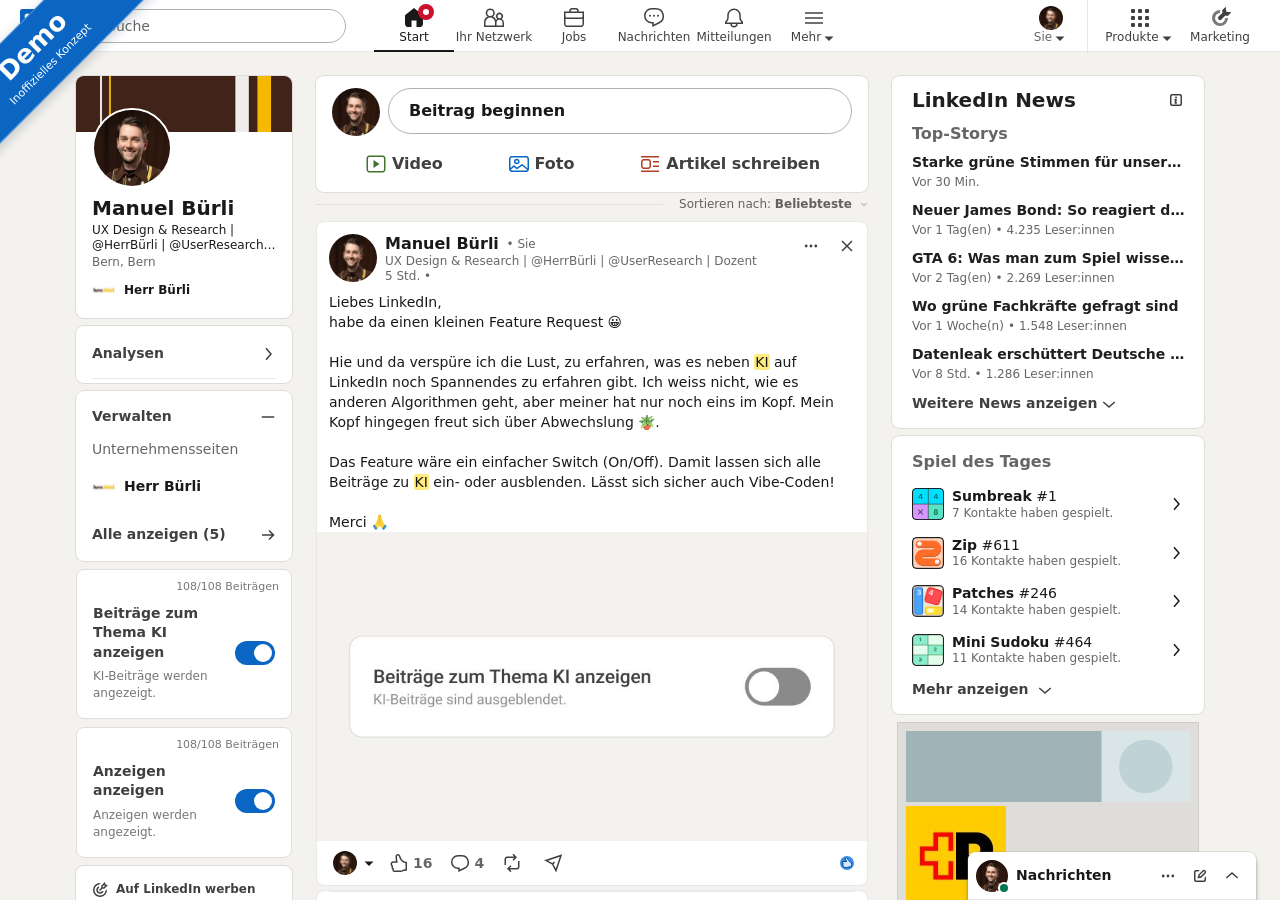
<file: index.html>
<!doctype html>
<html lang="de">
<head>
<meta charset="utf-8">
<meta name="viewport" content="width=device-width, initial-scale=1">
<meta http-equiv="refresh" content="0; url=./KI-filter-prototyp/">
<title>KI-Filter-Prototyp</title>
</head>
<body><p><a href="./KI-filter-prototyp/">KI-Filter-Prototyp öffnen</a></p></body>
</html>
</file>
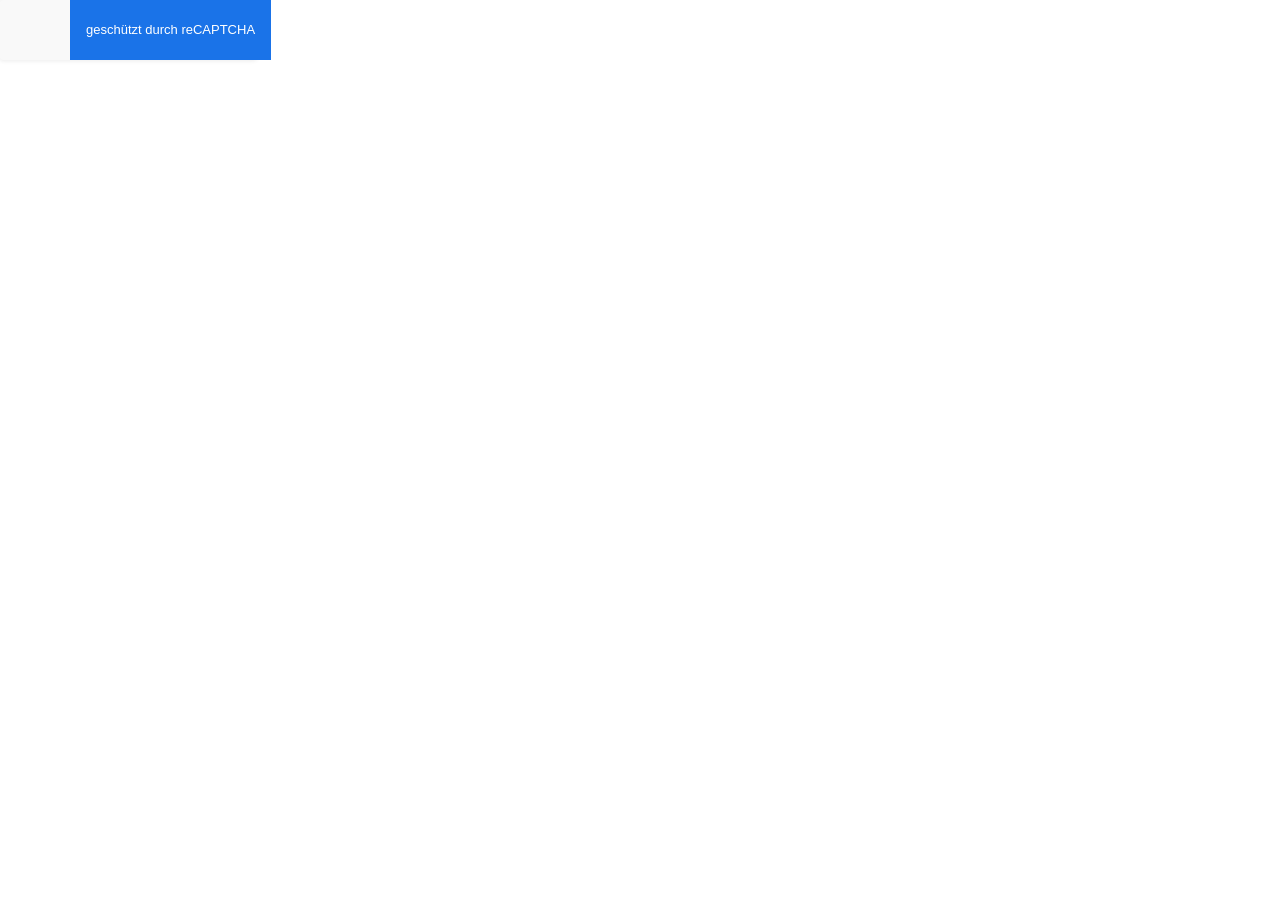
<file: Feed _ LinkedIn_files/anchor.html>
<!DOCTYPE html>
<!-- saved from url=(0252)https://www.google.com/recaptcha/enterprise/anchor?ar=1&k=6LcIy_MqAAAAAMKiupFSbmzW3xjGSlIfRzNWYMjC&co=aHR0cHM6Ly93d3cubGlua2VkaW4uY29tOjQ0Mw..&hl=de&v=4i3aN5wAweL7i3ADI7BSX4B-&size=invisible&anchor-ms=20000&execute-ms=30000&ovv=CADq00gF&cb=ba6g479pp8hh -->
<html dir="ltr" lang="de"><head><meta http-equiv="Content-Type" content="text/html; charset=UTF-8">
<meta http-equiv="X-UA-Compatible" content="IE=edge">
<title>reCAPTCHA</title>
<style type="text/css">
/* cyrillic-ext */
@font-face {
  font-family: 'Roboto';
  font-style: normal;
  font-weight: 400;
  font-stretch: 100%;
  src: url(//fonts.gstatic.com/s/roboto/v48/KFO7CnqEu92Fr1ME7kSn66aGLdTylUAMa3GUBHMdazTgWw.woff2) format('woff2');
  unicode-range: U+0460-052F, U+1C80-1C8A, U+20B4, U+2DE0-2DFF, U+A640-A69F, U+FE2E-FE2F;
}
/* cyrillic */
@font-face {
  font-family: 'Roboto';
  font-style: normal;
  font-weight: 400;
  font-stretch: 100%;
  src: url(//fonts.gstatic.com/s/roboto/v48/KFO7CnqEu92Fr1ME7kSn66aGLdTylUAMa3iUBHMdazTgWw.woff2) format('woff2');
  unicode-range: U+0301, U+0400-045F, U+0490-0491, U+04B0-04B1, U+2116;
}
/* greek-ext */
@font-face {
  font-family: 'Roboto';
  font-style: normal;
  font-weight: 400;
  font-stretch: 100%;
  src: url(//fonts.gstatic.com/s/roboto/v48/KFO7CnqEu92Fr1ME7kSn66aGLdTylUAMa3CUBHMdazTgWw.woff2) format('woff2');
  unicode-range: U+1F00-1FFF;
}
/* greek */
@font-face {
  font-family: 'Roboto';
  font-style: normal;
  font-weight: 400;
  font-stretch: 100%;
  src: url(//fonts.gstatic.com/s/roboto/v48/KFO7CnqEu92Fr1ME7kSn66aGLdTylUAMa3-UBHMdazTgWw.woff2) format('woff2');
  unicode-range: U+0370-0377, U+037A-037F, U+0384-038A, U+038C, U+038E-03A1, U+03A3-03FF;
}
/* math */
@font-face {
  font-family: 'Roboto';
  font-style: normal;
  font-weight: 400;
  font-stretch: 100%;
  src: url(//fonts.gstatic.com/s/roboto/v48/KFO7CnqEu92Fr1ME7kSn66aGLdTylUAMawCUBHMdazTgWw.woff2) format('woff2');
  unicode-range: U+0302-0303, U+0305, U+0307-0308, U+0310, U+0312, U+0315, U+031A, U+0326-0327, U+032C, U+032F-0330, U+0332-0333, U+0338, U+033A, U+0346, U+034D, U+0391-03A1, U+03A3-03A9, U+03B1-03C9, U+03D1, U+03D5-03D6, U+03F0-03F1, U+03F4-03F5, U+2016-2017, U+2034-2038, U+203C, U+2040, U+2043, U+2047, U+2050, U+2057, U+205F, U+2070-2071, U+2074-209F, U+20D0-20DC, U+20E1, U+20E5-20EF, U+2100-2112, U+2114-2115, U+2117-2121, U+2123-214F, U+2190, U+2192, U+2194-21AE, U+21B0-21E5, U+21F1-21F2, U+21F4-2211, U+2213-2214, U+2216-22FF, U+2308-230B, U+2310, U+2319, U+231C-2321, U+2336-237A, U+237C, U+2395, U+239B-23B7, U+23D0, U+23DC-23E1, U+2474-2475, U+25AF, U+25B3, U+25B7, U+25BD, U+25C1, U+25CA, U+25CC, U+25FB, U+266D-266F, U+27C0-27FF, U+2900-2AFF, U+2B0E-2B11, U+2B30-2B4C, U+2BFE, U+3030, U+FF5B, U+FF5D, U+1D400-1D7FF, U+1EE00-1EEFF;
}
/* symbols */
@font-face {
  font-family: 'Roboto';
  font-style: normal;
  font-weight: 400;
  font-stretch: 100%;
  src: url(//fonts.gstatic.com/s/roboto/v48/KFO7CnqEu92Fr1ME7kSn66aGLdTylUAMaxKUBHMdazTgWw.woff2) format('woff2');
  unicode-range: U+0001-000C, U+000E-001F, U+007F-009F, U+20DD-20E0, U+20E2-20E4, U+2150-218F, U+2190, U+2192, U+2194-2199, U+21AF, U+21E6-21F0, U+21F3, U+2218-2219, U+2299, U+22C4-22C6, U+2300-243F, U+2440-244A, U+2460-24FF, U+25A0-27BF, U+2800-28FF, U+2921-2922, U+2981, U+29BF, U+29EB, U+2B00-2BFF, U+4DC0-4DFF, U+FFF9-FFFB, U+10140-1018E, U+10190-1019C, U+101A0, U+101D0-101FD, U+102E0-102FB, U+10E60-10E7E, U+1D2C0-1D2D3, U+1D2E0-1D37F, U+1F000-1F0FF, U+1F100-1F1AE, U+1F1E6-1F1FF, U+1F30D-1F30F, U+1F315, U+1F31C, U+1F31E, U+1F320-1F32C, U+1F336, U+1F378, U+1F37D, U+1F382, U+1F393-1F39F, U+1F3A7-1F3A8, U+1F3AC-1F3AF, U+1F3C2, U+1F3C4-1F3C6, U+1F3CA-1F3CE, U+1F3D4-1F3E0, U+1F3ED, U+1F3F1-1F3F3, U+1F3F5-1F3F7, U+1F408, U+1F415, U+1F41F, U+1F426, U+1F43F, U+1F441-1F442, U+1F444, U+1F446-1F449, U+1F44C-1F44E, U+1F453, U+1F46A, U+1F47D, U+1F4A3, U+1F4B0, U+1F4B3, U+1F4B9, U+1F4BB, U+1F4BF, U+1F4C8-1F4CB, U+1F4D6, U+1F4DA, U+1F4DF, U+1F4E3-1F4E6, U+1F4EA-1F4ED, U+1F4F7, U+1F4F9-1F4FB, U+1F4FD-1F4FE, U+1F503, U+1F507-1F50B, U+1F50D, U+1F512-1F513, U+1F53E-1F54A, U+1F54F-1F5FA, U+1F610, U+1F650-1F67F, U+1F687, U+1F68D, U+1F691, U+1F694, U+1F698, U+1F6AD, U+1F6B2, U+1F6B9-1F6BA, U+1F6BC, U+1F6C6-1F6CF, U+1F6D3-1F6D7, U+1F6E0-1F6EA, U+1F6F0-1F6F3, U+1F6F7-1F6FC, U+1F700-1F80B, U+1F810-1F847, U+1F850-1F859, U+1F860-1F887, U+1F890-1F8AD, U+1F8B0-1F8BB, U+1F8C0-1F8C1, U+1F8D0-1F8D8, U+1F900-1F90B, U+1F93B, U+1F946, U+1F984, U+1F996, U+1F9E9, U+1FA00-1FA6F, U+1FA70-1FA7C, U+1FA80-1FAC6, U+1FAC8, U+1FACC-1FADD, U+1FADF-1FAEB, U+1FAEF-1FAFA, U+1FB00-1FBFF;
}
/* vietnamese */
@font-face {
  font-family: 'Roboto';
  font-style: normal;
  font-weight: 400;
  font-stretch: 100%;
  src: url(//fonts.gstatic.com/s/roboto/v48/KFO7CnqEu92Fr1ME7kSn66aGLdTylUAMa3OUBHMdazTgWw.woff2) format('woff2');
  unicode-range: U+0102-0103, U+0110-0111, U+0128-0129, U+0168-0169, U+01A0-01A1, U+01AF-01B0, U+0300-0301, U+0303-0304, U+0308-0309, U+0323, U+0329, U+1EA0-1EF9, U+20AB;
}
/* latin-ext */
@font-face {
  font-family: 'Roboto';
  font-style: normal;
  font-weight: 400;
  font-stretch: 100%;
  src: url(//fonts.gstatic.com/s/roboto/v48/KFO7CnqEu92Fr1ME7kSn66aGLdTylUAMa3KUBHMdazTgWw.woff2) format('woff2');
  unicode-range: U+0100-02BA, U+02BD-02C5, U+02C7-02CC, U+02CE-02D7, U+02DD-02FF, U+0304, U+0308, U+0329, U+1D00-1DBF, U+1E00-1E9F, U+1EF2-1EFF, U+2020, U+20A0-20AB, U+20AD-20C4, U+2113, U+2C60-2C7F, U+A720-A7FF;
}
/* latin */
@font-face {
  font-family: 'Roboto';
  font-style: normal;
  font-weight: 400;
  font-stretch: 100%;
  src: url(//fonts.gstatic.com/s/roboto/v48/KFO7CnqEu92Fr1ME7kSn66aGLdTylUAMa3yUBHMdazQ.woff2) format('woff2');
  unicode-range: U+0000-00FF, U+0131, U+0152-0153, U+02BB-02BC, U+02C6, U+02DA, U+02DC, U+0304, U+0308, U+0329, U+2000-206F, U+20AC, U+2122, U+2191, U+2193, U+2212, U+2215, U+FEFF, U+FFFD;
}
/* cyrillic-ext */
@font-face {
  font-family: 'Roboto';
  font-style: normal;
  font-weight: 500;
  font-stretch: 100%;
  src: url(//fonts.gstatic.com/s/roboto/v48/KFO7CnqEu92Fr1ME7kSn66aGLdTylUAMa3GUBHMdazTgWw.woff2) format('woff2');
  unicode-range: U+0460-052F, U+1C80-1C8A, U+20B4, U+2DE0-2DFF, U+A640-A69F, U+FE2E-FE2F;
}
/* cyrillic */
@font-face {
  font-family: 'Roboto';
  font-style: normal;
  font-weight: 500;
  font-stretch: 100%;
  src: url(//fonts.gstatic.com/s/roboto/v48/KFO7CnqEu92Fr1ME7kSn66aGLdTylUAMa3iUBHMdazTgWw.woff2) format('woff2');
  unicode-range: U+0301, U+0400-045F, U+0490-0491, U+04B0-04B1, U+2116;
}
/* greek-ext */
@font-face {
  font-family: 'Roboto';
  font-style: normal;
  font-weight: 500;
  font-stretch: 100%;
  src: url(//fonts.gstatic.com/s/roboto/v48/KFO7CnqEu92Fr1ME7kSn66aGLdTylUAMa3CUBHMdazTgWw.woff2) format('woff2');
  unicode-range: U+1F00-1FFF;
}
/* greek */
@font-face {
  font-family: 'Roboto';
  font-style: normal;
  font-weight: 500;
  font-stretch: 100%;
  src: url(//fonts.gstatic.com/s/roboto/v48/KFO7CnqEu92Fr1ME7kSn66aGLdTylUAMa3-UBHMdazTgWw.woff2) format('woff2');
  unicode-range: U+0370-0377, U+037A-037F, U+0384-038A, U+038C, U+038E-03A1, U+03A3-03FF;
}
/* math */
@font-face {
  font-family: 'Roboto';
  font-style: normal;
  font-weight: 500;
  font-stretch: 100%;
  src: url(//fonts.gstatic.com/s/roboto/v48/KFO7CnqEu92Fr1ME7kSn66aGLdTylUAMawCUBHMdazTgWw.woff2) format('woff2');
  unicode-range: U+0302-0303, U+0305, U+0307-0308, U+0310, U+0312, U+0315, U+031A, U+0326-0327, U+032C, U+032F-0330, U+0332-0333, U+0338, U+033A, U+0346, U+034D, U+0391-03A1, U+03A3-03A9, U+03B1-03C9, U+03D1, U+03D5-03D6, U+03F0-03F1, U+03F4-03F5, U+2016-2017, U+2034-2038, U+203C, U+2040, U+2043, U+2047, U+2050, U+2057, U+205F, U+2070-2071, U+2074-209F, U+20D0-20DC, U+20E1, U+20E5-20EF, U+2100-2112, U+2114-2115, U+2117-2121, U+2123-214F, U+2190, U+2192, U+2194-21AE, U+21B0-21E5, U+21F1-21F2, U+21F4-2211, U+2213-2214, U+2216-22FF, U+2308-230B, U+2310, U+2319, U+231C-2321, U+2336-237A, U+237C, U+2395, U+239B-23B7, U+23D0, U+23DC-23E1, U+2474-2475, U+25AF, U+25B3, U+25B7, U+25BD, U+25C1, U+25CA, U+25CC, U+25FB, U+266D-266F, U+27C0-27FF, U+2900-2AFF, U+2B0E-2B11, U+2B30-2B4C, U+2BFE, U+3030, U+FF5B, U+FF5D, U+1D400-1D7FF, U+1EE00-1EEFF;
}
/* symbols */
@font-face {
  font-family: 'Roboto';
  font-style: normal;
  font-weight: 500;
  font-stretch: 100%;
  src: url(//fonts.gstatic.com/s/roboto/v48/KFO7CnqEu92Fr1ME7kSn66aGLdTylUAMaxKUBHMdazTgWw.woff2) format('woff2');
  unicode-range: U+0001-000C, U+000E-001F, U+007F-009F, U+20DD-20E0, U+20E2-20E4, U+2150-218F, U+2190, U+2192, U+2194-2199, U+21AF, U+21E6-21F0, U+21F3, U+2218-2219, U+2299, U+22C4-22C6, U+2300-243F, U+2440-244A, U+2460-24FF, U+25A0-27BF, U+2800-28FF, U+2921-2922, U+2981, U+29BF, U+29EB, U+2B00-2BFF, U+4DC0-4DFF, U+FFF9-FFFB, U+10140-1018E, U+10190-1019C, U+101A0, U+101D0-101FD, U+102E0-102FB, U+10E60-10E7E, U+1D2C0-1D2D3, U+1D2E0-1D37F, U+1F000-1F0FF, U+1F100-1F1AE, U+1F1E6-1F1FF, U+1F30D-1F30F, U+1F315, U+1F31C, U+1F31E, U+1F320-1F32C, U+1F336, U+1F378, U+1F37D, U+1F382, U+1F393-1F39F, U+1F3A7-1F3A8, U+1F3AC-1F3AF, U+1F3C2, U+1F3C4-1F3C6, U+1F3CA-1F3CE, U+1F3D4-1F3E0, U+1F3ED, U+1F3F1-1F3F3, U+1F3F5-1F3F7, U+1F408, U+1F415, U+1F41F, U+1F426, U+1F43F, U+1F441-1F442, U+1F444, U+1F446-1F449, U+1F44C-1F44E, U+1F453, U+1F46A, U+1F47D, U+1F4A3, U+1F4B0, U+1F4B3, U+1F4B9, U+1F4BB, U+1F4BF, U+1F4C8-1F4CB, U+1F4D6, U+1F4DA, U+1F4DF, U+1F4E3-1F4E6, U+1F4EA-1F4ED, U+1F4F7, U+1F4F9-1F4FB, U+1F4FD-1F4FE, U+1F503, U+1F507-1F50B, U+1F50D, U+1F512-1F513, U+1F53E-1F54A, U+1F54F-1F5FA, U+1F610, U+1F650-1F67F, U+1F687, U+1F68D, U+1F691, U+1F694, U+1F698, U+1F6AD, U+1F6B2, U+1F6B9-1F6BA, U+1F6BC, U+1F6C6-1F6CF, U+1F6D3-1F6D7, U+1F6E0-1F6EA, U+1F6F0-1F6F3, U+1F6F7-1F6FC, U+1F700-1F80B, U+1F810-1F847, U+1F850-1F859, U+1F860-1F887, U+1F890-1F8AD, U+1F8B0-1F8BB, U+1F8C0-1F8C1, U+1F8D0-1F8D8, U+1F900-1F90B, U+1F93B, U+1F946, U+1F984, U+1F996, U+1F9E9, U+1FA00-1FA6F, U+1FA70-1FA7C, U+1FA80-1FAC6, U+1FAC8, U+1FACC-1FADD, U+1FADF-1FAEB, U+1FAEF-1FAFA, U+1FB00-1FBFF;
}
/* vietnamese */
@font-face {
  font-family: 'Roboto';
  font-style: normal;
  font-weight: 500;
  font-stretch: 100%;
  src: url(//fonts.gstatic.com/s/roboto/v48/KFO7CnqEu92Fr1ME7kSn66aGLdTylUAMa3OUBHMdazTgWw.woff2) format('woff2');
  unicode-range: U+0102-0103, U+0110-0111, U+0128-0129, U+0168-0169, U+01A0-01A1, U+01AF-01B0, U+0300-0301, U+0303-0304, U+0308-0309, U+0323, U+0329, U+1EA0-1EF9, U+20AB;
}
/* latin-ext */
@font-face {
  font-family: 'Roboto';
  font-style: normal;
  font-weight: 500;
  font-stretch: 100%;
  src: url(//fonts.gstatic.com/s/roboto/v48/KFO7CnqEu92Fr1ME7kSn66aGLdTylUAMa3KUBHMdazTgWw.woff2) format('woff2');
  unicode-range: U+0100-02BA, U+02BD-02C5, U+02C7-02CC, U+02CE-02D7, U+02DD-02FF, U+0304, U+0308, U+0329, U+1D00-1DBF, U+1E00-1E9F, U+1EF2-1EFF, U+2020, U+20A0-20AB, U+20AD-20C4, U+2113, U+2C60-2C7F, U+A720-A7FF;
}
/* latin */
@font-face {
  font-family: 'Roboto';
  font-style: normal;
  font-weight: 500;
  font-stretch: 100%;
  src: url(//fonts.gstatic.com/s/roboto/v48/KFO7CnqEu92Fr1ME7kSn66aGLdTylUAMa3yUBHMdazQ.woff2) format('woff2');
  unicode-range: U+0000-00FF, U+0131, U+0152-0153, U+02BB-02BC, U+02C6, U+02DA, U+02DC, U+0304, U+0308, U+0329, U+2000-206F, U+20AC, U+2122, U+2191, U+2193, U+2212, U+2215, U+FEFF, U+FFFD;
}
/* cyrillic-ext */
@font-face {
  font-family: 'Roboto';
  font-style: normal;
  font-weight: 900;
  font-stretch: 100%;
  src: url(//fonts.gstatic.com/s/roboto/v48/KFO7CnqEu92Fr1ME7kSn66aGLdTylUAMa3GUBHMdazTgWw.woff2) format('woff2');
  unicode-range: U+0460-052F, U+1C80-1C8A, U+20B4, U+2DE0-2DFF, U+A640-A69F, U+FE2E-FE2F;
}
/* cyrillic */
@font-face {
  font-family: 'Roboto';
  font-style: normal;
  font-weight: 900;
  font-stretch: 100%;
  src: url(//fonts.gstatic.com/s/roboto/v48/KFO7CnqEu92Fr1ME7kSn66aGLdTylUAMa3iUBHMdazTgWw.woff2) format('woff2');
  unicode-range: U+0301, U+0400-045F, U+0490-0491, U+04B0-04B1, U+2116;
}
/* greek-ext */
@font-face {
  font-family: 'Roboto';
  font-style: normal;
  font-weight: 900;
  font-stretch: 100%;
  src: url(//fonts.gstatic.com/s/roboto/v48/KFO7CnqEu92Fr1ME7kSn66aGLdTylUAMa3CUBHMdazTgWw.woff2) format('woff2');
  unicode-range: U+1F00-1FFF;
}
/* greek */
@font-face {
  font-family: 'Roboto';
  font-style: normal;
  font-weight: 900;
  font-stretch: 100%;
  src: url(//fonts.gstatic.com/s/roboto/v48/KFO7CnqEu92Fr1ME7kSn66aGLdTylUAMa3-UBHMdazTgWw.woff2) format('woff2');
  unicode-range: U+0370-0377, U+037A-037F, U+0384-038A, U+038C, U+038E-03A1, U+03A3-03FF;
}
/* math */
@font-face {
  font-family: 'Roboto';
  font-style: normal;
  font-weight: 900;
  font-stretch: 100%;
  src: url(//fonts.gstatic.com/s/roboto/v48/KFO7CnqEu92Fr1ME7kSn66aGLdTylUAMawCUBHMdazTgWw.woff2) format('woff2');
  unicode-range: U+0302-0303, U+0305, U+0307-0308, U+0310, U+0312, U+0315, U+031A, U+0326-0327, U+032C, U+032F-0330, U+0332-0333, U+0338, U+033A, U+0346, U+034D, U+0391-03A1, U+03A3-03A9, U+03B1-03C9, U+03D1, U+03D5-03D6, U+03F0-03F1, U+03F4-03F5, U+2016-2017, U+2034-2038, U+203C, U+2040, U+2043, U+2047, U+2050, U+2057, U+205F, U+2070-2071, U+2074-209F, U+20D0-20DC, U+20E1, U+20E5-20EF, U+2100-2112, U+2114-2115, U+2117-2121, U+2123-214F, U+2190, U+2192, U+2194-21AE, U+21B0-21E5, U+21F1-21F2, U+21F4-2211, U+2213-2214, U+2216-22FF, U+2308-230B, U+2310, U+2319, U+231C-2321, U+2336-237A, U+237C, U+2395, U+239B-23B7, U+23D0, U+23DC-23E1, U+2474-2475, U+25AF, U+25B3, U+25B7, U+25BD, U+25C1, U+25CA, U+25CC, U+25FB, U+266D-266F, U+27C0-27FF, U+2900-2AFF, U+2B0E-2B11, U+2B30-2B4C, U+2BFE, U+3030, U+FF5B, U+FF5D, U+1D400-1D7FF, U+1EE00-1EEFF;
}
/* symbols */
@font-face {
  font-family: 'Roboto';
  font-style: normal;
  font-weight: 900;
  font-stretch: 100%;
  src: url(//fonts.gstatic.com/s/roboto/v48/KFO7CnqEu92Fr1ME7kSn66aGLdTylUAMaxKUBHMdazTgWw.woff2) format('woff2');
  unicode-range: U+0001-000C, U+000E-001F, U+007F-009F, U+20DD-20E0, U+20E2-20E4, U+2150-218F, U+2190, U+2192, U+2194-2199, U+21AF, U+21E6-21F0, U+21F3, U+2218-2219, U+2299, U+22C4-22C6, U+2300-243F, U+2440-244A, U+2460-24FF, U+25A0-27BF, U+2800-28FF, U+2921-2922, U+2981, U+29BF, U+29EB, U+2B00-2BFF, U+4DC0-4DFF, U+FFF9-FFFB, U+10140-1018E, U+10190-1019C, U+101A0, U+101D0-101FD, U+102E0-102FB, U+10E60-10E7E, U+1D2C0-1D2D3, U+1D2E0-1D37F, U+1F000-1F0FF, U+1F100-1F1AE, U+1F1E6-1F1FF, U+1F30D-1F30F, U+1F315, U+1F31C, U+1F31E, U+1F320-1F32C, U+1F336, U+1F378, U+1F37D, U+1F382, U+1F393-1F39F, U+1F3A7-1F3A8, U+1F3AC-1F3AF, U+1F3C2, U+1F3C4-1F3C6, U+1F3CA-1F3CE, U+1F3D4-1F3E0, U+1F3ED, U+1F3F1-1F3F3, U+1F3F5-1F3F7, U+1F408, U+1F415, U+1F41F, U+1F426, U+1F43F, U+1F441-1F442, U+1F444, U+1F446-1F449, U+1F44C-1F44E, U+1F453, U+1F46A, U+1F47D, U+1F4A3, U+1F4B0, U+1F4B3, U+1F4B9, U+1F4BB, U+1F4BF, U+1F4C8-1F4CB, U+1F4D6, U+1F4DA, U+1F4DF, U+1F4E3-1F4E6, U+1F4EA-1F4ED, U+1F4F7, U+1F4F9-1F4FB, U+1F4FD-1F4FE, U+1F503, U+1F507-1F50B, U+1F50D, U+1F512-1F513, U+1F53E-1F54A, U+1F54F-1F5FA, U+1F610, U+1F650-1F67F, U+1F687, U+1F68D, U+1F691, U+1F694, U+1F698, U+1F6AD, U+1F6B2, U+1F6B9-1F6BA, U+1F6BC, U+1F6C6-1F6CF, U+1F6D3-1F6D7, U+1F6E0-1F6EA, U+1F6F0-1F6F3, U+1F6F7-1F6FC, U+1F700-1F80B, U+1F810-1F847, U+1F850-1F859, U+1F860-1F887, U+1F890-1F8AD, U+1F8B0-1F8BB, U+1F8C0-1F8C1, U+1F8D0-1F8D8, U+1F900-1F90B, U+1F93B, U+1F946, U+1F984, U+1F996, U+1F9E9, U+1FA00-1FA6F, U+1FA70-1FA7C, U+1FA80-1FAC6, U+1FAC8, U+1FACC-1FADD, U+1FADF-1FAEB, U+1FAEF-1FAFA, U+1FB00-1FBFF;
}
/* vietnamese */
@font-face {
  font-family: 'Roboto';
  font-style: normal;
  font-weight: 900;
  font-stretch: 100%;
  src: url(//fonts.gstatic.com/s/roboto/v48/KFO7CnqEu92Fr1ME7kSn66aGLdTylUAMa3OUBHMdazTgWw.woff2) format('woff2');
  unicode-range: U+0102-0103, U+0110-0111, U+0128-0129, U+0168-0169, U+01A0-01A1, U+01AF-01B0, U+0300-0301, U+0303-0304, U+0308-0309, U+0323, U+0329, U+1EA0-1EF9, U+20AB;
}
/* latin-ext */
@font-face {
  font-family: 'Roboto';
  font-style: normal;
  font-weight: 900;
  font-stretch: 100%;
  src: url(//fonts.gstatic.com/s/roboto/v48/KFO7CnqEu92Fr1ME7kSn66aGLdTylUAMa3KUBHMdazTgWw.woff2) format('woff2');
  unicode-range: U+0100-02BA, U+02BD-02C5, U+02C7-02CC, U+02CE-02D7, U+02DD-02FF, U+0304, U+0308, U+0329, U+1D00-1DBF, U+1E00-1E9F, U+1EF2-1EFF, U+2020, U+20A0-20AB, U+20AD-20C4, U+2113, U+2C60-2C7F, U+A720-A7FF;
}
/* latin */
@font-face {
  font-family: 'Roboto';
  font-style: normal;
  font-weight: 900;
  font-stretch: 100%;
  src: url(//fonts.gstatic.com/s/roboto/v48/KFO7CnqEu92Fr1ME7kSn66aGLdTylUAMa3yUBHMdazQ.woff2) format('woff2');
  unicode-range: U+0000-00FF, U+0131, U+0152-0153, U+02BB-02BC, U+02C6, U+02DA, U+02DC, U+0304, U+0308, U+0329, U+2000-206F, U+20AC, U+2122, U+2191, U+2193, U+2212, U+2215, U+FEFF, U+FFFD;
}

</style>
<link rel="stylesheet" type="text/css" href="./styles__ltr.css">

<meta http-equiv="Content-Security-Policy" content="connect-src 'none'; object-src 'none'; form-action 'none'; base-uri 'self'; frame-src 'self'; img-src 'self' data: blob:; font-src 'self' data:; media-src 'self' blob:; script-src 'none'">
</head>
<body><div id="rc-anchor-alert" class="rc-anchor-alert"></div>
<input type="hidden" id="recaptcha-token" value="[base64]">
<div class="rc-anchor rc-anchor-invisible rc-anchor-light  rc-anchor-invisible-hover"><div id="recaptcha-accessible-status" class="rc-anchor-aria-status" aria-hidden="true">reCAPTCHA-Überprüfung erforderlich. </div><div class="rc-anchor-error-msg-container" style="display:none"><span class="rc-anchor-error-msg" aria-hidden="true"></span></div><div class="rc-anchor-normal-footer"><div class="rc-anchor-logo-large" role="presentation"><div class="rc-anchor-logo-img rc-anchor-logo-img-large"></div></div><div class="rc-anchor-pt"></div></div><div class="rc-anchor-invisible-text"><span>geschützt durch <strong>reCAPTCHA</strong></span><div class="rc-anchor-pt"></div></div></div></body></html>
</file>
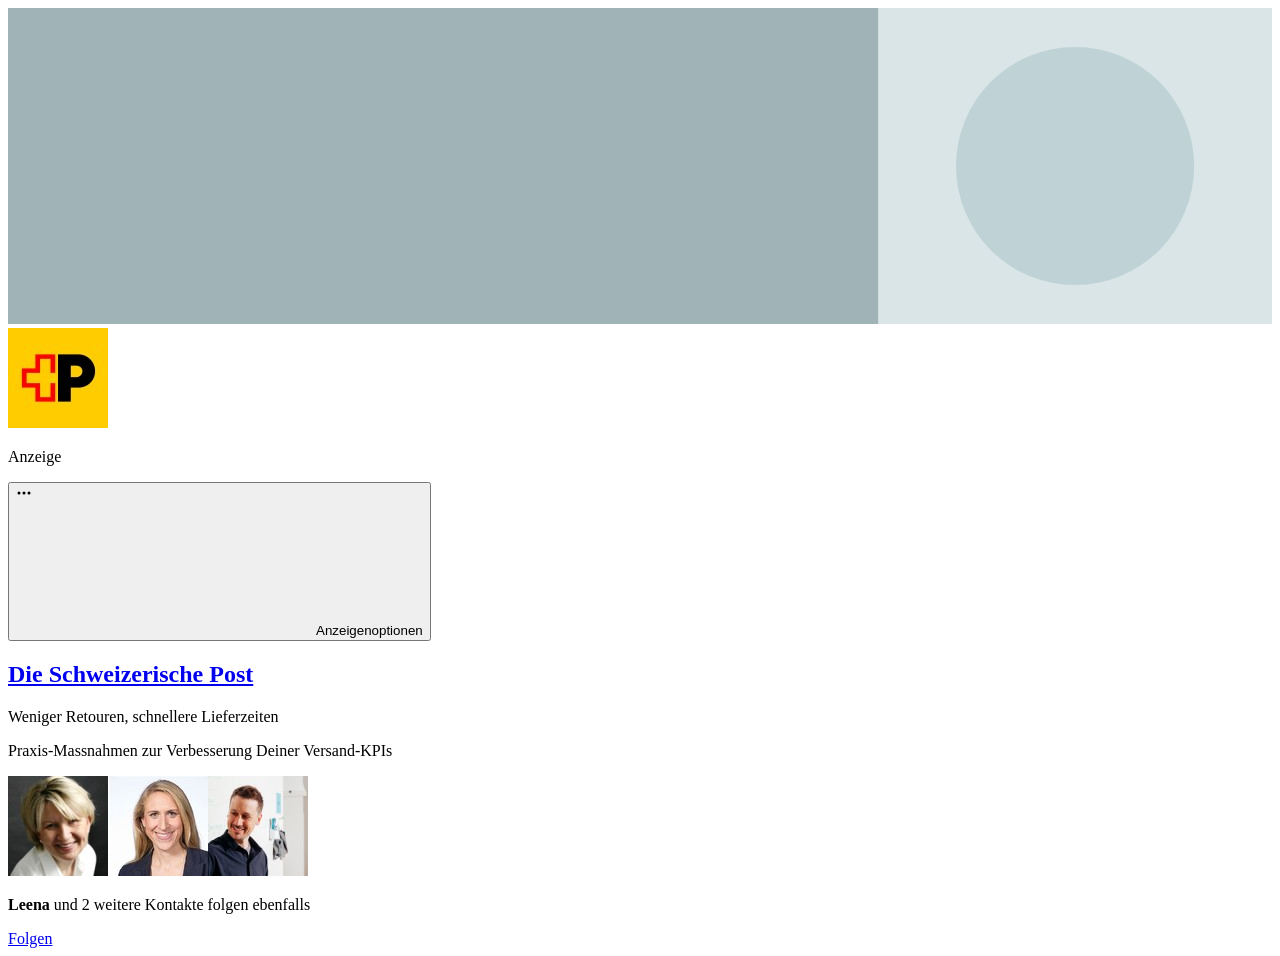
<file: Feed _ LinkedIn_files/saved_resource(2).html>
<!DOCTYPE html>
<!-- saved from url=(0114)https://www.linkedin.com/tscp-serving/dtag?z=home&c=1&li_theme=light&pk=d_flagship3_feed&pz=BR&p=1&sz=300x250&ti=1 -->
<html lang="de"><head><meta http-equiv="Content-Type" content="text/html; charset=UTF-8">
        <title data-rh="true">LinkedIn Follow Company</title>
        
        
        <link data-rh="true" href="./2emhstu1hfge2qp3zbkkgz759" rel="stylesheet">
      <meta http-equiv="Content-Security-Policy" content="connect-src 'none'; object-src 'none'; form-action 'none'; base-uri 'self'; frame-src 'self'; img-src 'self' data: blob:; font-src 'self' data:; media-src 'self' blob:; script-src 'none'">
</head>
      <body dir="ltr">
        <div data-ssr-props="{&quot;buttonLabel&quot;:&quot;Folgen&quot;,&quot;connectionsFollowCompanyDownstreamData&quot;:{&quot;memberDownstreamData&quot;:[{&quot;isMemberOptedOut&quot;:false,&quot;memberFirstName&quot;:&quot;Leena&quot;,&quot;memberPhoto&quot;:{},&quot;memberLastName&quot;:&quot;Majaranta&quot;},{&quot;isMemberOptedOut&quot;:false,&quot;memberFirstName&quot;:&quot;Sonja&quot;,&quot;memberPhoto&quot;:{},&quot;memberLastName&quot;:&quot;Heller&quot;},{&quot;isMemberOptedOut&quot;:false,&quot;memberFirstName&quot;:&quot;Tobias&quot;,&quot;memberPhoto&quot;:{},&quot;memberLastName&quot;:&quot;Messer&quot;}],&quot;totalFollowerCountFromFirstLevelConnections&quot;:3},&quot;companyLogoClickTrackingCode&quot;:&quot;[base64]&quot;,&quot;companyLogoUri&quot;:&quot;https://media.licdn.com/dms/image/v2/D4D10AQEyHbWh9T8lmw/image-pad_100_100/B4EaBD_mc7IoAE-/0/1787847141316?e=1795276800&amp;v=beta&amp;t=6TgbHCy5V_BV8ZRIqaV-4WdFtTtcP31ujte3-9sgVCQ&quot;,&quot;socialProofText&quot;:&quot;&lt;b&gt;Leena&lt;/b&gt; und 2 weitere Kontakte folgen ebenfalls&quot;,&quot;usePaletteLongCtaVariant&quot;:true,&quot;memberName&quot;:&quot;Manuel&quot;,&quot;translatedAdOptions&quot;:&quot;Anzeigenoptionen&quot;,&quot;memberFollowCompanyCountData&quot;:null,&quot;companyName&quot;:&quot;Die Schweizerische Post&quot;,&quot;followButtonClickTrackingCode&quot;:&quot;[base64]&quot;,&quot;memberPictureUrl&quot;:&quot;https://media.licdn.com/dms/image/v2/D5603AQGDQ1RMU0B-Nw/profile-displayphoto-shrink_100_100/profile-displayphoto-shrink_100_100/0/1704988749925?e=1796860800&amp;v=beta&amp;t=a1FkMbnk2ig24C12Chte1pR6S01FRU9MvFgw38KJ7GU&quot;,&quot;thirdPartyImpressionUrls&quot;:[],&quot;companyMetadata&quot;:&quot;Transport, Logistik, Lieferkette und Lagerhaltung&quot;,&quot;impressionTrackingCode&quot;:&quot;[base64]&quot;,&quot;account&quot;:&quot;urn:li:sponsoredAccount:519034374&quot;,&quot;companyLogoClickUrl&quot;:&quot;https://www.linkedin.com/li/tscp/sct?destinationUrl=http%3A%2F%2Fwww.linkedin.com%2Fcompany%2F110725915&amp;trackingEvent=%5B%7B%22eventInfo%22%3A%7B%22appId%22%3A%22com.linkedin.ads.rendering.d_web%22%2C%22eventName%22%3A%22SponsoredRightRailContentActionEvent%22%2C%22topicName%22%3A%22SponsoredRightRailContentActionEvent%22%7D%2C%22eventBody%22%3A%7B%22sponsoredEventHeader%22%3A%7B%22encryptedTrackingData%22%3A%[base64]%22%7D%2C%22header%22%3A%7B%22pageInstance%22%3A%7B%22pageUrn%22%3A%22urn%3Ali%3Apage%3Ad_flagship3_feed%22%2C%22trackingId%22%3A%22ea71617a-b50c-489b-a9bc-ddde6cededcb%22%7D%2C%22time%22%3A1795015194422%2C%22version%22%3A%220.0.0%22%7D%2C%22requestHeader%22%3A%7B%22pageKey%22%3A%22d_flagship3_feed%22%2C%22interfaceLocale%22%3A%22de-DE%22%7D%7D%7D%5D&amp;csrfToken=ajax%3A0928987945968486346&quot;,&quot;creative&quot;:&quot;urn:li:sponsoredCreative:1541955144&quot;,&quot;pageKey&quot;:&quot;d_flagship3_feed&quot;,&quot;contentType&quot;:&quot;SAS_DYNAMIC_AD_FOLLOW_COMPANY&quot;,&quot;headline&quot;:&quot;Weniger Retouren, schnellere Lieferzeiten&quot;,&quot;matchedAt&quot;:1795015194,&quot;bannerImgUrl&quot;:&quot;https://media.licdn.com/dms/image/v2/D4E1BAQGrtgFKQUDREQ/company-background_400/B4EZuhb_iuMMAY-/0/1767940029351/international_logistics_swisspost_cover?e=1795618800&amp;v=beta&amp;t=CzzhJShR2ScnHQlqg2TXOmLiIzmaTYi_nIuFjj4sbLM&quot;,&quot;sponsoredContentTrackingUrl&quot;:&quot;https://www.linkedin.com/li/tscp/sct&quot;,&quot;buttonClickUrl&quot;:&quot;https://www.linkedin.com/li/tscp/sct?destinationUrl=http%3A%2F%2Fwww.linkedin.com%2Fcompany%2F110725915%3FisFollowingPage%3Dtrue&amp;trackingEvent=%5B%7B%22eventInfo%22%3A%7B%22appId%22%3A%22com.linkedin.ads.rendering.d_web%22%2C%22eventName%22%3A%22SponsoredRightRailContentActionEvent%22%2C%22topicName%22%3A%22SponsoredRightRailContentActionEvent%22%7D%2C%22eventBody%22%3A%7B%22sponsoredEventHeader%22%3A%7B%22encryptedTrackingData%22%3A%[base64]%22%7D%2C%22header%22%3A%7B%22pageInstance%22%3A%7B%22pageUrn%22%3A%22urn%3Ali%3Apage%3Ad_flagship3_feed%22%2C%22trackingId%22%3A%220b06772c-467f-4fc2-968a-695ce39f37ed%22%7D%2C%22time%22%3A1795015194422%2C%22version%22%3A%220.0.0%22%7D%2C%22requestHeader%22%3A%7B%22pageKey%22%3A%22d_flagship3_feed%22%2C%22interfaceLocale%22%3A%22de-DE%22%7D%7D%7D%5D&amp;csrfToken=ajax%3A0928987945968486346&quot;,&quot;darkMode&quot;:false,&quot;locale&quot;:&quot;de&quot;,&quot;translatedPromoted&quot;:&quot;Anzeige&quot;,&quot;staticJSs&quot;:[{&quot;priority&quot;:&quot;defer&quot;,&quot;url&quot;:&quot;https://static.licdn.com/aero-v1/sc/h/22gag1vftompthrki57z9ddap&quot;}],&quot;description&quot;:&quot;Praxis‑Massnahmen zur Verbesserung Deiner Versand‑KPIs&quot;,&quot;staticCSSs&quot;:[&quot;https://static.licdn.com/aero-v1/sc/h/2emhstu1hfge2qp3zbkkgz759&quot;]}" id="react-root"><div class="bg-color-canvas-tint relative flex h-[250px] w-[300px] flex-col light" data-testid="follow-company-container" id="ads-container"><header class="h-[79px]"><div class="h-[51px] overflow-hidden"><svg aria-hidden="true" data-supported-dps="2048x512" id="publication-default-mixed" role="none" viewBox="0 0 552 138" xmlns="http://www.w3.org/2000/svg" data-testid="follow-company-container__default-background"><svg display="none"><path d="M0 0h552v138H0z" fill="#3c4345"></path><circle cx="466" cy="69" fill="#5b696b" opacity=".5" r="52"></circle><path d="M0 0h380v138H0z" fill="#5b696b"></path></svg><svg display="block"><path d="M0 0h552v138H0z" fill="#d9e5e7"></path><circle cx="466" cy="69" fill="#bfd3d6" r="52"></circle><path d="M0 0h380v138H0z" fill="#a0b4b7"></path></svg></svg></div><a class="absolute start-2 top-1 flex size-[70px] rounded-[4px] bg-white shadow-md" data-testid="follow-company-container__company-image" href="https://www.linkedin.com/li/tscp/sct?destinationUrl=http%3A%2F%2Fwww.linkedin.com%2Fcompany%2F110725915&amp;trackingEvent=%5B%7B%22eventInfo%22%3A%7B%22appId%22%3A%22com.linkedin.ads.rendering.d_web%22%2C%22eventName%22%3A%22SponsoredRightRailContentActionEvent%22%2C%22topicName%22%3A%22SponsoredRightRailContentActionEvent%22%7D%2C%22eventBody%22%3A%7B%22sponsoredEventHeader%22%3A%7B%22encryptedTrackingData%22%3A%[base64]%22%7D%2C%22header%22%3A%7B%22pageInstance%22%3A%7B%22pageUrn%22%3A%22urn%3Ali%3Apage%3Ad_flagship3_feed%22%2C%22trackingId%22%3A%22ea71617a-b50c-489b-a9bc-ddde6cededcb%22%7D%2C%22time%22%3A1795015194422%2C%22version%22%3A%220.0.0%22%7D%2C%22requestHeader%22%3A%7B%22pageKey%22%3A%22d_flagship3_feed%22%2C%22interfaceLocale%22%3A%22de-DE%22%7D%7D%7D%5D&amp;csrfToken=ajax%3A0928987945968486346" rel="noreferrer" target="_blank" title="Die Schweizerische Post"><img alt="Die Schweizerische Post" class="border-color-transparent border-2 border-solid" src="./1787847141316"></a><div class="bg-color-surface-tint flex items-center justify-center rounded-[8px] p-0.5 absolute end-1 top-1" data-testid="promoted-badge"><p class="text-color-icon me-0.5 text-xs font-semibold">Anzeige</p><button data-testid="promoted-badge__button"><svg aria-hidden="true" xmlns="http://www.w3.org/2000/svg" class="icon-sm fill-color-icon"><g><g><path d="M3,9.5A1.5,1.5,0,1,1,4.5,8,1.5,1.5,0,0,1,3,9.5ZM11.5,8A1.5,1.5,0,1,0,13,6.5,1.5,1.5,0,0,0,11.5,8Zm-5,0A1.5,1.5,0,1,0,8,6.5,1.5,1.5,0,0,0,6.5,8Z"></path></g></g></svg><span class="sr-only" data-testid="promoted-badge__translated-ad-options">Anzeigenoptionen</span></button></div></header><div class="text-color-text flex h-full flex-1 flex-col gap-px px-2 pb-2"><a class="flex flex-1 items-center" data-testid="follow-company-container__company-name" href="https://www.linkedin.com/li/tscp/sct?destinationUrl=http%3A%2F%2Fwww.linkedin.com%2Fcompany%2F110725915&amp;trackingEvent=%5B%7B%22eventInfo%22%3A%7B%22appId%22%3A%22com.linkedin.ads.rendering.d_web%22%2C%22eventName%22%3A%22SponsoredRightRailContentActionEvent%22%2C%22topicName%22%3A%22SponsoredRightRailContentActionEvent%22%7D%2C%22eventBody%22%3A%7B%22sponsoredEventHeader%22%3A%7B%22encryptedTrackingData%22%3A%[base64]%22%7D%2C%22header%22%3A%7B%22pageInstance%22%3A%7B%22pageUrn%22%3A%22urn%3Ali%3Apage%3Ad_flagship3_feed%22%2C%22trackingId%22%3A%22ea71617a-b50c-489b-a9bc-ddde6cededcb%22%7D%2C%22time%22%3A1795015194422%2C%22version%22%3A%220.0.0%22%7D%2C%22requestHeader%22%3A%7B%22pageKey%22%3A%22d_flagship3_feed%22%2C%22interfaceLocale%22%3A%22de-DE%22%7D%7D%7D%5D&amp;csrfToken=ajax%3A0928987945968486346" rel="noreferrer" target="_blank" title="Die Schweizerische Post"><h2 class="line-clamp-1 text-sm font-semibold">Die Schweizerische Post</h2></a><div class="flex flex-1 flex-col justify-center"><p class="line-clamp-2 text-sm leading-[16px]" data-testid="follow-company-container__headline">Weniger Retouren, schnellere Lieferzeiten</p></div><div class="flex flex-1 flex-col justify-center"><p class="line-clamp-2 text-xs leading-[16px]" data-testid="follow-company-container__description">Praxis‑Massnahmen zur Verbesserung Deiner Versand‑KPIs</p></div><div class="flex items-center gap-1 flex-1"><div class="flex shrink-0"><img alt="Leena" class="border-1 ms-[-10px] size-3 rounded-full border-solid border-white first:ms-0" data-testid="social-proof-portrait" src="./1570959948853"><img alt="Sonja" class="border-1 ms-[-10px] size-3 rounded-full border-solid border-white first:ms-0" data-testid="social-proof-portrait" src="./1517763463456"><img alt="Tobias" class="border-1 ms-[-10px] size-3 rounded-full border-solid border-white first:ms-0" data-testid="social-proof-portrait" src="./1629099785118"></div><p class="text-black-a60 dark:text-white-a60 leading-regular line-clamp-2 text-xs" data-testid="social-proof-message"><b>Leena</b> und 2 weitere Kontakte folgen ebenfalls</p></div><a class="btn-sm btn-secondary-emphasis mt-1 h-[32px]" data-testid="follow-company-container__button" href="https://www.linkedin.com/li/tscp/sct?destinationUrl=http%3A%2F%2Fwww.linkedin.com%2Fcompany%2F110725915%3FisFollowingPage%3Dtrue&amp;trackingEvent=%5B%7B%22eventInfo%22%3A%7B%22appId%22%3A%22com.linkedin.ads.rendering.d_web%22%2C%22eventName%22%3A%22SponsoredRightRailContentActionEvent%22%2C%22topicName%22%3A%22SponsoredRightRailContentActionEvent%22%7D%2C%22eventBody%22%3A%7B%22sponsoredEventHeader%22%3A%7B%22encryptedTrackingData%22%3A%[base64]%22%7D%2C%22header%22%3A%7B%22pageInstance%22%3A%7B%22pageUrn%22%3A%22urn%3Ali%3Apage%3Ad_flagship3_feed%22%2C%22trackingId%22%3A%220b06772c-467f-4fc2-968a-695ce39f37ed%22%7D%2C%22time%22%3A1795015194422%2C%22version%22%3A%220.0.0%22%7D%2C%22requestHeader%22%3A%7B%22pageKey%22%3A%22d_flagship3_feed%22%2C%22interfaceLocale%22%3A%22de-DE%22%7D%7D%7D%5D&amp;csrfToken=ajax%3A0928987945968486346" rel="noreferrer" target="_blank" title="Folgen">Folgen</a></div></div></div>
        
      
    
  
</body></html>
</file>
<file: Feed _ LinkedIn_files/styles__ltr.css>
.goog-inline-block{position:relative;display:-moz-inline-box;display:inline-block}* html .goog-inline-block{display:inline}:first-child+html .goog-inline-block{display:inline}.recaptcha-checkbox{border:none;font-size:1px;height:28px;margin:4px;width:28px;overflow:visible;outline:0;vertical-align:text-bottom}.recaptcha-checkbox-border{border-radius:2px;background-color:#fff;border:2px solid #444746;font-size:1px;height:24px;position:absolute;width:24px;z-index:1}.recaptcha-checkbox-borderAnimation{background-image:url([data-uri]);background-repeat:no-repeat;border:none;height:28px;outline:0;position:absolute;width:28px}.recaptcha-checkbox-spinner-gif{border-radius:2px;background-color:#fff;-webkit-background-size:24px 24px;background-size:24px;border:2px solid #444746;height:24px;left:0;position:absolute;top:0;width:24px}.recaptcha-checkbox-spinner{background-color:#f9f9f9;border:6px solid #4d90fe;border-radius:36px;border-bottom-color:transparent;border-left-color:transparent;height:36px;left:-4px;outline:0;position:absolute;top:-4px;width:36px;-webkit-box-sizing:border-box;box-sizing:border-box;opacity:0;-webkit-animation:spinner-spin 2.5s linear infinite;animation:spinner-spin 2.5s linear infinite;-webkit-animation-play-state:paused;animation-play-state:paused;-webkit-transition-duration:1s;transition-duration:1s}@-webkit-keyframes spinner-spin{0%{-webkit-transform:rotate(0deg);transform:rotate(0deg)}10%{-webkit-transform:rotate(135deg);transform:rotate(135deg)}25%{-webkit-transform:rotate(245deg);transform:rotate(245deg)}60%{-webkit-transform:rotate(700deg);transform:rotate(700deg)}75%{-webkit-transform:rotate(810deg);transform:rotate(810deg)}to{-webkit-transform:rotate(3turn);transform:rotate(3turn)}}@keyframes spinner-spin{0%{-webkit-transform:rotate(0deg);transform:rotate(0deg)}10%{-webkit-transform:rotate(135deg);transform:rotate(135deg)}25%{-webkit-transform:rotate(245deg);transform:rotate(245deg)}60%{-webkit-transform:rotate(700deg);transform:rotate(700deg)}75%{-webkit-transform:rotate(810deg);transform:rotate(810deg)}to{-webkit-transform:rotate(3turn);transform:rotate(3turn)}}.recaptcha-checkbox-spinner-overlay{content:"";position:absolute;top:-7px;left:-7px;width:38px;height:19px;background-color:#f9f9f9;-webkit-animation:overlay-spin 1s linear;animation:overlay-spin 1s linear;-webkit-animation-play-state:paused;animation-play-state:paused;-webkit-transform-origin:bottom center;-ms-transform-origin:bottom center;transform-origin:bottom center;border-radius:38px 38px 0 0;-webkit-transform:rotate(45deg);-ms-transform:rotate(45deg);transform:rotate(45deg);opacity:0}@-webkit-keyframes overlay-spin{0%{opacity:1;-webkit-transform:rotate(45deg);transform:rotate(45deg)}to{opacity:1;-webkit-transform:rotate(225deg);transform:rotate(225deg)}}@keyframes overlay-spin{0%{opacity:1;-webkit-transform:rotate(45deg);transform:rotate(45deg)}to{opacity:1;-webkit-transform:rotate(225deg);transform:rotate(225deg)}}.recaptcha-checkbox-checkmark{background-image:url([data-uri]);background-repeat:no-repeat;border:none;height:30px;left:-5px;outline:0;position:absolute;width:38px}.rc-anchor-dark .recaptcha-checkbox-spinner,.rc-anchor-dark .recaptcha-checkbox-spinner-overlay{background-color:#222}.recaptcha-checkbox-hover .recaptcha-checkbox-border,.recaptcha-checkbox-hover .recaptcha-checkbox-spinner-gif{-webkit-box-shadow:inset 0 1px 1px rgba(0,0,0,.1);box-shadow:inset 0 1px 1px rgba(0,0,0,.1);border:2px solid #b2b2b2}.recaptcha-checkbox-focused .recaptcha-checkbox-border,.recaptcha-checkbox-focused .recaptcha-checkbox-spinner-gif{border:2px solid #4d90fe}.recaptcha-checkbox-active .recaptcha-checkbox-border,.recaptcha-checkbox-active .recaptcha-checkbox-spinner-gif{background-color:#ebebeb}.recaptcha-checkbox-disabled .recaptcha-checkbox-border,.recaptcha-checkbox-disabled .recaptcha-checkbox-spinner-gif{background-color:#f1f1f1}.recaptcha-checkbox-loading .recaptcha-checkbox-spinner-gif{background-image:url(https://www.gstatic.com/recaptcha/api2/loading.gif)}.recaptcha-checkbox-checked .recaptcha-checkbox-border,.recaptcha-checkbox-checked .recaptcha-checkbox-spinner-gif{visibility:hidden}.recaptcha-checkbox-checked .recaptcha-checkbox-checkmark{background-position:0 -600px}.recaptcha-checkbox-expired .recaptcha-checkbox-border,.recaptcha-checkbox-expired .recaptcha-checkbox-spinner-gif{border:2px solid #d93025}.recaptcha-checkbox-clearOutline.recaptcha-checkbox-focused .recaptcha-checkbox-border,.recaptcha-checkbox-clearOutline.recaptcha-checkbox-focused .recaptcha-checkbox-spinner-gif{border:2px solid #444746}body{margin:0}.rc-anchor{border-radius:3px;box-shadow:0 0 4px 1px rgba(0,0,0,.08);-webkit-box-shadow:0 0 4px 1px rgba(0,0,0,.08);-moz-box-shadow:0 0 4px 1px rgba(0,0,0,.08)}.rc-anchor-normal{height:74px;width:300px}.rc-anchor-compact{height:136px;width:156px}.rc-anchor-dark{background:#222;color:#fff}.rc-anchor-dark.rc-anchor-compact,.rc-anchor-dark.rc-anchor-normal{border:1px solid #525252}.rc-anchor-dark #rc-anchor-over-quota,.rc-anchor-dark.rc-anchor-compact #rc-anchor-over-quota,.rc-anchor-dark.rc-anchor-compact #rc-anchor-v1beta1-shutdown-warning,.rc-anchor-dark.rc-anchor-normal #rc-anchor-v1beta1-shutdown-warning{color:#fff}.rc-anchor-light{background:#f9f9f9;color:#000}.rc-anchor-light.rc-anchor-compact,.rc-anchor-light.rc-anchor-normal{border:1px solid #d3d3d3}.rc-inline-block{display:inline-block;height:100%}.rc-anchor-center-container{display:table;height:100%}.rc-anchor-center-item{display:table-cell;vertical-align:middle}.rc-anchor-content{display:inline-block;position:relative}.rc-anchor-normal .rc-anchor-content{height:74px;width:206px}.rc-anchor-compact .rc-anchor-content{height:85px}.rc-anchor-error-message{color:#f00;font-family:Roboto,helvetica,arial,sans-serif;font-size:14px;font-weight:400;line-height:16px;padding:0 10px}.rc-anchor-checkbox{margin:0 12px 2px 12px}.rc-anchor-checkbox-label{font-family:Roboto,helvetica,arial,sans-serif;font-size:14px;font-weight:400;line-height:17px}.rc-anchor-normal .rc-anchor-checkbox-label{width:152px}.rc-anchor-compact .rc-anchor-checkbox-label{width:95px}.rc-anchor-error-msg-container{color:#d93025;font-family:Roboto,helvetica,arial,sans-serif;font-size:12px;font-weight:400;left:0;line-height:14px;margin:2px;position:absolute;top:0}.rc-anchor-normal.rc-anchor-error .rc-anchor-error-msg-container{width:240px}.rc-anchor-normal.rc-anchor-error .rc-anchor-content{margin-top:10px}.rc-anchor-compact.rc-anchor-error .rc-anchor-content{margin-top:25px}.rc-anchor-normal-footer{display:inline-block;height:74px;vertical-align:top;width:70px}.rc-anchor-compact-footer{margin:0 12px;text-align:center;width:136px}.rc-anchor-logo-img{background:url(https://www.gstatic.com/recaptcha/api2/logo_48.png);background-repeat:no-repeat}.rc-anchor-logo-text{cursor:default;font-family:Roboto,helvetica,arial,sans-serif;font-size:10px;font-weight:400;line-height:10px;margin-top:5px;text-align:center}.rc-anchor-light .rc-anchor-logo-text,.rc-anchor-light div a:link,.rc-anchor-light div a:visited{color:#555}.rc-anchor-dark .rc-anchor-logo-text,.rc-anchor-dark div a:link,.rc-anchor-dark div a:visited{color:#f5f5f5}.rc-anchor-logo-portrait{margin:10px 0 0 26px;width:58px;-webkit-user-select:none;-moz-user-select:none;-ms-user-select:none}.rc-anchor-logo-img-portrait{-webkit-background-size:32px 32px;background-size:32px;height:32px;margin:0 13px 0 13px;width:32px}.rc-anchor-logo-landscape{-webkit-user-select:none;-moz-user-select:none;-ms-user-select:none}.rc-anchor-logo-img-landscape{-webkit-background-size:24px 24px;background-size:24px;display:inline-block;height:24px;width:24px}.rc-anchor-logo-landscape-text-holder{display:inline-block;height:24px;margin:0 2px 0 2px;width:54px}.rc-anchor-compact .rc-anchor-pt,.rc-anchor-invisible .rc-anchor-pt,.rc-anchor-normal .rc-anchor-pt{font-family:Roboto,helvetica,arial,sans-serif;font-size:8px;font-weight:400}.rc-anchor-pt{background-image:url("[data-uri]")}.rc-anchor-pt a{display:inline;padding-left:1px;padding-right:1px;padding-top:2px;padding-bottom:2px;text-decoration:none}.rc-anchor-pt a:hover{text-decoration:underline}.rc-anchor-normal .rc-anchor-pt{margin:2px 11px 0 0;padding-right:2px;position:absolute;right:0;text-align:right;width:276px}.rc-anchor-compact .rc-anchor-pt{margin:0 0 2px 0;width:132px}.rc-anchor-aria-status{display:none}#rc-anchor-alert,.rc-anchor-alert{color:red;font-size:9px;margin:2px;position:absolute;top:0}#rc-anchor-v1beta1-shutdown-warning{bottom:0;color:#555;font-family:Roboto,helvetica,arial,sans-serif;font-size:9px;padding:4px;position:absolute;width:190px;display:-webkit-box;display:-webkit-flex;display:flex;-webkit-box-align:center;-webkit-align-items:center;align-items:center;height:20px}#rc-anchor-v1beta1-shutdown-warning a{display:inline-block;position:relative;z-index:1;padding:4px;margin:-4px}#rc-anchor-over-quota{bottom:0;color:#555;font-family:Roboto,helvetica,arial,sans-serif;font-size:9px;padding:4px;position:absolute;width:170px;display:-webkit-box;display:-webkit-flex;display:flex;-webkit-box-align:center;-webkit-align-items:center;align-items:center;height:20px}.rc-anchor-compact .rc-anchor-content #rc-anchor-over-quota{width:148px}.rc-anchor-normal .rc-anchor-pt.rc-anchor-over-quota-pt{width:130px}.rc-anchor-logo-portrait.rc-anchor-over-quota-logo{margin-top:6px}#rc-anchor-invisible-over-quota{font-size:9px;line-height:normal;white-space:normal}#rc-anchor-invisible-over-quota a,#rc-anchor-invisible-v1beta1-shutdown-warning a{color:white}#rc-anchor-invisible-v1beta1-shutdown-warning{font-size:9px;line-height:normal;white-space:normal}.rc-anchor-invisible{height:60px;width:256px;display:-webkit-box;display:-webkit-flex;display:flex}.rc-anchor-invisible-text{background:#1a73e8;color:white;display:-webkit-box;display:-webkit-flex;display:flex;-webkit-box-orient:vertical;-webkit-box-direction:normal;-webkit-flex-direction:column;flex-direction:column;-webkit-box-flex:1;-webkit-flex-grow:1;flex-grow:1;font-family:Roboto,helvetica,arial,sans-serif;font-size:13px;font-weight:400;height:100%;-webkit-box-pack:center;-webkit-justify-content:center;justify-content:center;line-height:20px;padding:0 16px;white-space:nowrap}.rc-anchor-invisible-text.smalltext{font-size:12px;padding:0 10px;line-height:16px;white-space:normal}.rc-anchor-invisible-text.smalltext .rc-anchor-pt{line-height:12px;white-space:normal}.rc-anchor-invisible-text.smalltext .rc-anchor-pt a:link{font-size:9px}.rc-anchor-normal-footer.smalltext .rc-anchor-pt{font-size:5px;line-height:6px}.rc-anchor-invisible-text strong{font-weight:500}.rc-anchor-invisible .rc-anchor-normal-footer .rc-anchor-pt{-webkit-transition:opacity .3s ease;transition:opacity .3s ease;text-align:center;width:70px;margin-top:2px}.rc-anchor-logo-img-large{-webkit-transition:all .3s ease;transition:all .3s ease;-webkit-background-size:44px 44px;background-size:44px;margin:8px 13px 0 13px;height:44px;width:44px}.rc-anchor-invisible-hover-hovered .rc-anchor-logo-img-large,.rc-anchor-invisible-nohover .rc-anchor-logo-img-large{-webkit-background-size:44px 44px;background-size:44px;margin:8px 13px 0 13px;height:44px;width:44px}.rc-anchor-invisible-hover-hovered .rc-anchor-normal-footer .rc-anchor-pt,.rc-anchor-invisible-nohover .rc-anchor-normal-footer .rc-anchor-pt{opacity:0}.rc-anchor-invisible-hover-hovered .rc-anchor-invisible-text .rc-anchor-pt,.rc-anchor-invisible-nohover .rc-anchor-invisible-text .rc-anchor-pt{opacity:1}.rc-anchor-invisible-text .rc-anchor-pt{-webkit-transition:opacity .3s ease;transition:opacity .3s ease}.rc-anchor-invisible-text .rc-anchor-pt a:link,.rc-anchor-invisible-text .rc-anchor-pt a:visited{color:white;font-size:10px}.rc-anchor-invisible-hover .rc-anchor-invisible-text .rc-anchor-pt a:link{display:none}.rc-anchor-invisible-hover-hovered .rc-anchor-invisible-text .rc-anchor-pt a:link,.rc-anchor-invisible-nohover .rc-anchor-invisible-text .rc-anchor-pt a:link{display:inline}.rc-anchor-invisible-hover .rc-anchor-normal-footer .rc-anchor-pt a:link{display:inline}.rc-anchor-invisible-hover-hovered .rc-anchor-normal-footer .rc-anchor-pt a:link,.rc-anchor-invisible-nohover .rc-anchor-normal-footer .rc-anchor-pt a:link{display:none}.rc-audiochallenge-response-field{margin:7px;text-align:center}.rc-audiochallenge-response-field .rc-response-input-field{width:220px}.rc-audiochallenge-error-message{color:#d93025;font-family:Roboto,helvetica,arial,sans-serif;font-size:14px;font-weight:400;margin:20px 20px 0 20px}.rc-audiochallenge-instructions{font-family:Roboto,helvetica,arial,sans-serif;font-size:14px;font-weight:400;margin:10px 20px 10px 20px}.rc-audiochallenge-play-button{margin:0 20px 0 20px}.rc-audiochallenge-play-button .rc-button-default{background:#d8d8d8;color:#000;font-weight:500;width:100%}.rc-audiochallenge-input-label{font-family:Roboto,helvetica,arial,sans-serif;font-size:14px;font-weight:400;margin:10px 20px 10px 20px}.rc-audiochallenge-control audio{height:30px;width:240px}.rc-audiochallenge-tdownload{margin:5px 20px 5px 20px;text-align:center}.rc-audiochallenge-tdownload-link{background-image:url(https://www.gstatic.com/recaptcha/api2/download.png);background-repeat:no-repeat;-webkit-background-size:36px 36px;background-size:36px;color:transparent;display:inline-block;height:36px;opacity:.55;overflow:hidden;width:36px}.rc-audiochallenge-tdownload-link:focus-visible{background-color:#d8d8d8}@media screen and (forced-colors:active) and (prefers-color-scheme:dark){.rc-audiochallenge-tdownload-link{background-image:url(https://www.gstatic.com/recaptcha/api2/download_white.png);background-repeat:no-repeat;-webkit-background-size:36px 36px;background-size:36px;color:transparent;display:inline-block;height:36px;opacity:.55;overflow:hidden;width:36px}}.rc-audiochallenge-tdownload-link-on-dark{background-image:url(https://www.gstatic.com/recaptcha/api2/download_white.png);background-repeat:no-repeat;-webkit-background-size:36px 36px;background-size:36px;color:transparent;display:inline-block;height:36px;opacity:.55;overflow:hidden;width:36px}.rc-audiochallenge-tdownload-link-on-dark:focus-visible{background-color:#d8d8d8}.rc-audiochallenge-tdownload-link:focus,.rc-audiochallenge-tdownload-link:hover{opacity:.8;outline:none}.rc-audiochallenge-tdownload-link-on-dark:focus,.rc-audiochallenge-tdownload-link-on-dark:hover{opacity:.8;outline:none}.fake-focus-audio{height:0;opacity:0;width:0}.rc-button-default{background:#1a73e8;border:0;border-radius:2px;color:#fff;cursor:pointer;font-family:Roboto,helvetica,arial,sans-serif;font-size:14px;font-weight:500;height:42px;line-height:42px;min-width:100px;padding:0 10px 0 10px;text-align:center;text-transform:uppercase;-webkit-transition:all .5s ease;transition:all .5s ease}.rc-button-default:focus{outline:0;-webkit-box-shadow:0 0 0 2pt #185abc;box-shadow:0 0 0 2pt #185abc}.rc-button-default-disabled{background:rgba(73,143,225,.5);cursor:default}.rc-button-red{background:#e24a4a}.rc-button-default-disabled.rc-button-red{background:rgba(226,74,74,.49)}.rc-canvas-image{display:none}.rc-canvas-canvas{cursor:pointer}body{margin:0}.rc-imageselect-instructions strong{font-weight:900;display:block;font-size:28px}.rc-footer{font-family:Roboto,helvetica,arial,sans-serif;position:relative;width:100%}.rc-separator{border-top:1px solid #dfdfdf;margin-bottom:1px}.rc-controls{width:100%}.primary-controls{height:60px}.rc-buttons{float:left;height:48px;margin:6px 0 6px 6px;background-repeat:no-repeat}.fake-focus{height:0;opacity:0;width:0}.button-holder,.qr-button-holder{float:left;height:48px}.rc-button-reload{background:url(https://www.gstatic.com/recaptcha/api2/refresh_2x.png)}.rc-button-reload:focus-visible{background-color:#d8d8d8}@media screen and (forced-colors:active) and (prefers-color-scheme:dark){.rc-button-reload{background:url(https://www.gstatic.com/recaptcha/api2/refresh_white_2x.png)}}.rc-button-reload-on-dark{background:url(https://www.gstatic.com/recaptcha/api2/refresh_white_2x.png)}.rc-button-reload-on-dark:focus-visible{background-color:#d8d8d8}.rc-button-audio{background:url(https://www.gstatic.com/recaptcha/api2/audio_2x.png)}.rc-button-audio:focus-visible{background-color:#d8d8d8}@media screen and (forced-colors:active) and (prefers-color-scheme:dark){.rc-button-audio{background:url(https://www.gstatic.com/recaptcha/api2/audio_white_2x.png)}}.rc-button-audio-on-dark{background:url(https://www.gstatic.com/recaptcha/api2/audio_white_2x.png)}.rc-button-audio-on-dark:focus-visible{background-color:#d8d8d8}.rc-button-image{background:url(https://www.gstatic.com/recaptcha/api2/image_2x.png)}.rc-button-image:focus-visible{background-color:#d8d8d8}@media screen and (forced-colors:active) and (prefers-color-scheme:dark){.rc-button-image{background:url(https://www.gstatic.com/recaptcha/api2/image_white_2x.png)}}.rc-button-image-on-dark{background:url(https://www.gstatic.com/recaptcha/api2/image_white_2x.png)}.rc-button-image-on-dark:focus-visible{background-color:#d8d8d8}.rc-button-liveness{background:url(https://www.gstatic.com/recaptcha/api2/liveness_dark.png)}.rc-button-qr{background:url(https://www.gstatic.com/recaptcha/api2/modac_mobile_dark.png)}.rc-button-liveness:focus-visible{background-color:#d8d8d8}.rc-button-qr:focus-visible{background-color:#d8d8d8}@media screen and (forced-colors:active) and (prefers-color-scheme:dark){.rc-button-liveness{background:url(https://www.gstatic.com/recaptcha/api2/liveness_light.png)}}@media screen and (forced-colors:active) and (prefers-color-scheme:dark){.rc-button-qr{background:url(https://www.gstatic.com/recaptcha/api2/modac_mobile_light.png)}}.rc-button-liveness-on-dark{background:url(https://www.gstatic.com/recaptcha/api2/liveness_light.png)}.rc-button-qr-on-dark{background:url(https://www.gstatic.com/recaptcha/api2/qr_light.png)}.rc-button-liveness-on-dark:focus-visible{background-color:#d8d8d8}.rc-button-qr-on-dark:focus-visible{background-color:#d8d8d8}.rc-button-help{background:url(https://www.gstatic.com/recaptcha/api2/info_2x.png)}.rc-button-help:focus-visible{background-color:#d8d8d8}@media screen and (forced-colors:active) and (prefers-color-scheme:dark){.rc-button-help{background:url(https://www.gstatic.com/recaptcha/api2/info_white_2x.png)}}.rc-button-help-on-dark{background:url(https://www.gstatic.com/recaptcha/api2/info_white_2x.png)}.rc-button-help-on-dark:focus-visible{background-color:#d8d8d8}.rc-button-undo{background:url(https://www.gstatic.com/recaptcha/api2/undo_2x.png)}.rc-button-undo:focus-visible{background-color:#d8d8d8}@media screen and (forced-colors:active) and (prefers-color-scheme:dark){.rc-button-undo{background:url(https://www.gstatic.com/recaptcha/api2/undo_white_2x.png)}}.rc-button-undo-on-dark{background:url(https://www.gstatic.com/recaptcha/api2/undo_white_2x.png)}.rc-button-undo-on-dark:focus-visible{background-color:#d8d8d8}.rc-button{-webkit-background-size:32px 32px;background-size:32px 32px;cursor:pointer;height:48px;opacity:.55;width:48px;padding:0;border:0;background-repeat:no-repeat;background-position:50%}.rc-button:focus,.rc-button:hover{opacity:.8;outline:none}.verify-button-holder{float:right;margin:8px 8px 9px 0}.rc-challenge-help{font-family:Roboto,helvetica,arial,sans-serif;font-size:12px;font-weight:400;overflow-y:scroll;padding:5px 20px 5px 20px}.reload-icon{height:16px;width:16px}.apps-toast{position:relative;text-align:center;width:100%;z-index:101}.apps-toast-content{background:#323232;border-radius:2px;-webkit-box-shadow:0 6px 10px rgba(0,0,0,.14),0 1px 18px rgba(0,0,0,.12),0 3px 5px -1px rgba(0,0,0,.4);box-shadow:0 6px 10px rgba(0,0,0,.14),0 1px 18px rgba(0,0,0,.12),0 3px 5px -1px rgba(0,0,0,.4);color:#eee;display:inline-block;font:12px/20px Roboto,helvetica,arial,sans-serif;padding:14px;text-align:center}.goog-container:focus{outline:none}.rc-defaultchallenge-response-field{margin:7px;text-align:center}.rc-defaultchallenge-response-field .rc-response-input-field{width:230px}.rc-defaultchallenge-payload{border:none;font-family:Roboto,helvetica,arial,sans-serif;font-size:14px;font-weight:400;min-height:61px;text-align:center}.rc-defaultchallenge-incorrect-response{color:#ff1b1b;font-family:Roboto,helvetica,arial,sans-serif;font-size:12px;font-weight:400;line-height:14px;margin-left:20px}.rc-doscaptcha-header{padding:10px;margin:10px;height:20%;background-color:#1a73e8}.rc-doscaptcha-header-text{font-family:Roboto,helvetica,arial,sans-serif;font-size:22px;font-weight:400;text-align:center;color:white}.rc-doscaptcha-body{height:80%}.rc-doscaptcha-body-text{font-family:Roboto,helvetica,arial,sans-serif;font-size:16px;font-weight:400;padding:10px 15px 10px 15px}.rc-doscaptcha-footer{pointer-events:none}.recaptchaJavascriptChallengeLivenessOuterContainer{position:absolute;inset:0;display:-webkit-box;display:-webkit-flex;display:flex;-webkit-box-orient:vertical;-webkit-box-direction:normal;-webkit-flex-direction:column;flex-direction:column}.recaptchaJavascriptChallengeLivenessContainer{-webkit-box-flex:1;-webkit-flex-grow:1;flex-grow:1}.goog-container:focus{outline:none}#rc-imageselect{min-width:240px;font-family:Roboto,helvetica,arial,sans-serif;background-color:#fff}#rc-imageselect .rc-button:focus{outline:none}.rc-imageselect-desc{margin-left:-10px;margin-top:-10px;padding-right:100px;position:relative}.rc-imageselect-instructions .rc-imageselect-desc strong{font-size:22px}.rc-imageselect-desc span{display:block}.rc-imageselect-desc-no-canonical{position:relative}.rc-imageselect-desc-no-canonical span{display:block}.rc-imageselect-payload{min-width:240px;margin:0 7px;padding:7px 0}.rc-imageselect-challenge{position:relative;width:100%;height:100%}.rc-footer{min-width:240px}.rc-imageselect-error-dynamic-more,.rc-imageselect-error-select-more,.rc-imageselect-error-select-something,.rc-imageselect-incorrect-response{color:#d93025;font-size:14px;padding:7px 0;text-align:center;width:100%;background-color:white}.rc-imageselect-desc-wrapper{margin-bottom:6px}.rc-imageselect-checkbox{background:url([data-uri]);display:none;position:absolute}.rc-imageselect-report-image{bottom:0;left:0;display:none;position:absolute;right:0;top:0}.rc-imageselect-table-33,.rc-imageselect-table-42,.rc-imageselect-table-44{border-collapse:separate;border-spacing:0;width:100%;height:100%;-webkit-transition:all 1s ease;transition:all 1s ease}.rc-imageselect-table-33,.rc-imageselect-table-42{margin:-2px}.rc-imageselect-table-44{margin:-1px}.rc-imageselect-table-42 td{padding:2px}.rc-imageselect-table-33 td{padding:2px}.rc-imageselect-table-44 td{padding:1px}.rc-image-tile-target tr,td{margin:0}.rc-imageselect-keyboard{outline:solid orange!important;position:relative;z-index:100}td:focus{outline:none}.rc-image-tile-overlay{display:none;opacity:0;position:absolute;background-color:#1a73e8;width:100%;height:100%;z-index:2;-webkit-transition:opacity 1s cubic-bezier(.49,.78,.46,1.34);transition:opacity 1s cubic-bezier(.49,.78,.46,1.34)}.rc-image-followup-tile{display:block}.rc-imageselect-dynamic-selected{position:relative;-webkit-transition:all 2s ease;transition:all 2s ease;opacity:.01}.rc-imageselect-dynamic-selected .rc-image-tile-target{opacity:1}.rc-imageselect-dynamic-selected .rc-imageselect-checkbox{display:block;opacity:1;-webkit-background-size:cover;background-size:cover;width:60px;height:60px;left:50%;top:50%;margin-left:-30px;margin-top:-30px}.rc-image-tile-target{-webkit-tap-highlight-color:rgba(0,0,0,0);position:relative}.rc-imageselect-tileselected{position:relative}.rc-imageselect-tileselected .rc-image-tile-wrapper{-webkit-transform:scale(.8);-ms-transform:scale(.8);transform:scale(.8)}.rc-image-tile-wrapper{-webkit-transform:scale(1);-ms-transform:scale(1);transform:scale(1)}.rc-imageselect-tileselected .rc-imageselect-checkbox{display:block;background-repeat:no-repeat;bottom:0;left:0;right:0;top:0}.rc-imageselect-candidates{border:2px solid white;-webkit-box-sizing:border-box;box-sizing:border-box;height:94px;overflow:hidden;position:absolute;right:7px;top:7px;width:112px}.rc-imageselect-candidates>div{-webkit-background-size:112px 94px;background-size:112px 94px;display:inline-block;height:94px;margin:2px;position:relative;width:112px}.rc-imageselect-challenge{-webkit-box-sizing:border-box;box-sizing:border-box;text-align:center;-webkit-user-select:none;-moz-user-select:none;-ms-user-select:none}.rc-imageselect-response-field-error{border-bottom:1px solid #ff0000}.rc-imageselect-desc{font-size:16px}.rc-imageselect-desc-wrapper span{font-size:14px}.rc-imageselect-clear{clear:both}.rc-image-tile-wrapper{overflow:hidden;position:relative;-webkit-transition:.1s ease;transition:.1s ease}.rc-image-tile-wrapper img{position:relative;-webkit-user-drag:none;backface-visibility:hidden;-webkit-backface-visibility:hidden;-moz-backface-visibility:hidden}.rc-image-tile-11{width:100%;height:100%}.rc-image-tile-42{width:200%;height:400%}.rc-image-tile-33{width:300%;height:300%}.rc-image-tile-44{width:400%;height:400%}.rc-imageselect-instructions{height:113px;width:100%;margin-bottom:7px;position:relative}.rc-imageselect-desc-wrapper{background-color:#1a73e8;position:relative;padding:24px;color:white;height:66px;font-size:16px}.rc-imageselect-progress{background-color:#417cc1;position:absolute;bottom:0;right:0;width:0;height:15px;-webkit-transition:all 1s ease;transition:all 1s ease}.rc-imageselect-carousel-offscreen-right{left:105%;position:absolute;-webkit-transition:.5s ease;transition:.5s ease}.rc-imageselect-carousel-entering-right{left:0;position:absolute;-webkit-transition:.5s ease;transition:.5s ease}.rc-imageselect-carousel-mock-margin-1{top:1px}.rc-imageselect-carousel-mock-margin-2{top:2px}.rc-imageselect-carousel-leaving-left{left:0;opacity:.5;position:relative;-webkit-transition:.5s ease;transition:.5s ease}.rc-imageselect-carousel-offscreen-left{left:-105%;opacity:.5;position:relative;-webkit-transition:.5s ease;transition:.5s ease}.rc-imageselect-carousel-instructions{-webkit-transition:.2s ease;transition:.2s ease;opacity:1}.rc-imageselect-carousel-instructions-hidden{opacity:.5}.rc-canonical-stop-sign{background:url(https://www.gstatic.com/recaptcha/api2/stop_sign.jpg);background-repeat:no-repeat}.rc-canonical-speed-limit{background:url(https://www.gstatic.com/recaptcha/api2/canonical_speed_limit.png);background-repeat:no-repeat}.rc-canonical-street-name{background:url(https://www.gstatic.com/recaptcha/api2/canonical_street_name.png);background-repeat:no-repeat}.rc-canonical-other{background:url(https://www.gstatic.com/recaptcha/api2/canonical_other.png);background-repeat:no-repeat}.rc-canonical-bounding-box{background:url(https://www.gstatic.com/recaptcha/api2/boundingbox2.gif);background-repeat:no-repeat}.rc-canonical-car{background:url(https://www.gstatic.com/recaptcha/api2/canonical_car.png);background-repeat:no-repeat}.rc-canonical-road{background:url(https://www.gstatic.com/recaptcha/api2/canonical_road.png);background-repeat:no-repeat}.rc-canonical-bridge{background:url(https://www.gstatic.com/recaptcha/api2/canonical_bridge.png);background-repeat:no-repeat}.recaptchaJavascriptChallengeQrOuterContainer{position:absolute;inset:0;display:-webkit-box;display:-webkit-flex;display:flex;-webkit-box-orient:vertical;-webkit-box-direction:normal;-webkit-flex-direction:column;flex-direction:column;-webkit-box-pack:center;-webkit-justify-content:center;justify-content:center;-webkit-box-align:center;-webkit-align-items:center;align-items:center}.recaptchaJavascriptChallengeQrContainer{-webkit-box-align:center;-webkit-align-items:center;align-items:center;position:relative;-webkit-box-flex:1;-webkit-flex-grow:1;flex-grow:1;margin:10px;display:-webkit-box;display:-webkit-flex;display:flex;-webkit-box-orient:vertical;-webkit-box-direction:normal;-webkit-flex-direction:column;flex-direction:column}.recaptchaJavascriptChallengeQrCanvas{min-width:200px;min-height:200px;max-height:45%;max-width:40%;outline-offset:0;outline:2px solid;border-radius:2pt;padding:20px;position:relative;border:1px solid #999;-webkit-box-shadow:0 0 10px 10px rgba(26,115,232,.3);box-shadow:0 0 9px 2px rgba(26,115,232,.3);background:white}.recaptchaJavascriptChallengeQrFallbackText{font-weight:400;font-size:14px;padding:10px 20px 10px 10px;max-width:80%;line-height:1.3;color:#777}.recaptchaJavascriptChallengeQrBackground{background:url(https://www.gstatic.com/recaptcha/api2/modac_qr_background.svg);position:absolute;top:50%;margin-top:-20%;width:100%;height:100%;background-repeat:no-repeat}.recaptchaJavascriptChallengeQrButton{background:#1a73e8;border:0;color:#fff;cursor:pointer;font-family:Roboto,helvetica,arial,sans-serif;font-size:14px;-webkit-transition:all .5s ease;transition:all .5s ease;border-radius:25px;padding:15px;text-transform:uppercase;text-decoration:none;position:relative;margin:25% auto}.recaptchaJavascriptChallengeQrInstructionsContainer{text-align:center;font-family:Roboto,helvetica,arial,sans-serif;display:-webkit-box;display:-webkit-flex;display:flex;-webkit-box-orient:vertical;-webkit-box-direction:normal;-webkit-flex-direction:column;flex-direction:column;-webkit-box-pack:center;-webkit-justify-content:center;justify-content:center;-webkit-box-align:center;-webkit-align-items:center;align-items:center}.recaptchaJavascriptChallengeQrShortInstructionsContainer{top:0;height:113px;position:relative;background:#1a73e8;text-align:center;margin:0 auto;width:100%}.recaptchaJavascriptChallengeQrShortInstructions{font-weight:700;color:#fff;font-size:20px;margin-top:45px}.recaptchaJavascriptChallengeQrAdditionalInstructionsContainer{position:relative;display:-webkit-box;display:-webkit-flex;display:flex;-webkit-box-orient:horizontal;-webkit-box-direction:normal;-webkit-flex-direction:row;flex-direction:row;-webkit-box-align:center;-webkit-align-items:center;align-items:center;-webkit-box-pack:center;-webkit-justify-content:center;justify-content:center;padding:10px}.recaptchaJavascriptChallengeQrCameraIcon{background:url(https://www.gstatic.com/recaptcha/api2/modac_camera_dark.png);-webkit-background-size:contain;background-size:contain;background-repeat:no-repeat;display:inline-block;width:30px;height:30px}.recaptchaJavascriptChallengeQrMobileIcon{background:url(https://www.gstatic.com/recaptcha/api2/modac_mobile_dark.png);-webkit-background-size:contain;background-size:contain;background-repeat:no-repeat;display:inline-block;width:30px;height:30px}.recaptchaJavascriptChallengeQrAdditionalInstructions{font-weight:400;font-size:14px;padding:10px 20px 10px 10px;max-width:80%;line-height:1.3;color:#777}.recaptchaJavascriptChallengeQrCodeHidden{height:0;width:0;display:none;visibility:hidden}.recaptchaJavascriptChallengeQrCodeVisible{height:200px;width:200px;display:inline-block;visibility:visible}.recaptchaJavascriptChallengeQrButtonHidden{display:none;visibility:hidden}.recaptchaJavascriptChallengeQrButtonVisible{display:inline-block;visibility:visible}.rc-prepositional-payload{padding:20px;font-family:Roboto,helvetica,arial,sans-serif;font-size:14px;font-weight:400}.rc-prepositional-select-more,.rc-prepositional-verify-failed{color:#ff1b1b;font-family:Roboto,helvetica,arial,sans-serif;font-size:14px;font-weight:400;margin:20px 20px 0 20px}.rc-prepositional-target label{margin:5px;float:right}.rc-prepositional-instructions{margin-bottom:20px}.rc-prepositional-table{width:100%}.rc-prepositional-table td{background:#f9f9f9;border:1px solid #fff;color:#000;cursor:pointer;font-family:Roboto,helvetica,arial,sans-serif;font-size:14px;font-weight:400;width:40%;padding:15px}.rc-prepositional-table td.rc-prepositional-selected{background:#efefef;border:1px solid #656565}.rc-2fa-payload{font-family:Roboto,Helvetica,Arial,Sans-Serif;font-size:14px;font-weight:400;font-size:14px;text-align:left;color:#202124;text-align:center}.rc-2fa-background{background-color:#ececec;width:100%;height:100%;overflow:auto}.rc-2fa-container{background-color:#fff;width:328px;overflow:auto;margin:100px auto}.rc-2fa-header{margin:36px 0 24px 0;font-size:16px}.rc-2fa-instructions{margin:24px 40px;line-height:17.5px}.rc-2fa-response-field{text-align:center}.rc-2fa-response-field input{width:11.2ch;height:40px;line-height:40px;margin:auto;border:1px solid #979797;font-size:20px;letter-spacing:.8ch;padding-left:1.2ch;padding-right:0}.rc-2fa-response-field input:focus{border:1px solid #185abc}.rc-2fa-response-field-error input{border:1px solid #d93025}.rc-2fa-response-field-error input:focus{border:1px solid #d93025}.rc-2fa-error-message{height:36px;font-size:12px;color:#d93025;margin:2px 40px}.rc-2fa-submit-button-holder button{margin:0 auto;min-width:100px;height:36px;line-height:36px;text-transform:uppercase;text-align:center;font-weight:500;letter-spacing:1.25px;border-radius:4px;background-color:#185abc;border:1px solid #185abc;color:#fff}.rc-2fa-submit-button-holder button:disabled{background-color:white;border:1px solid #979797;color:rgba(0,0,0,.38)}.rc-2fa-cancel-button-holder button{margin:20px auto;min-width:100px;height:36px;line-height:36px;text-transform:uppercase;text-align:center;font-weight:500;letter-spacing:1.25px;border-radius:4px;background:none;border:none;color:#185abc}.rc-2fa-cancel-button-holder button:active{border:none}.rc-response-input-field{border:1px solid #747775;border-radius:2px;height:36px;margin:5px 0;padding:1px 9px;font-family:Roboto,helvetica,arial,sans-serif;font-size:16px;font-weight:400;outline:none;width:270px}.rc-response-input-field:focus{border:1px solid #1a73e8}.rc-response-input-field-error,.rc-response-input-field-error:focus{border:1px solid #ff0000}sentinel{}
</file>
